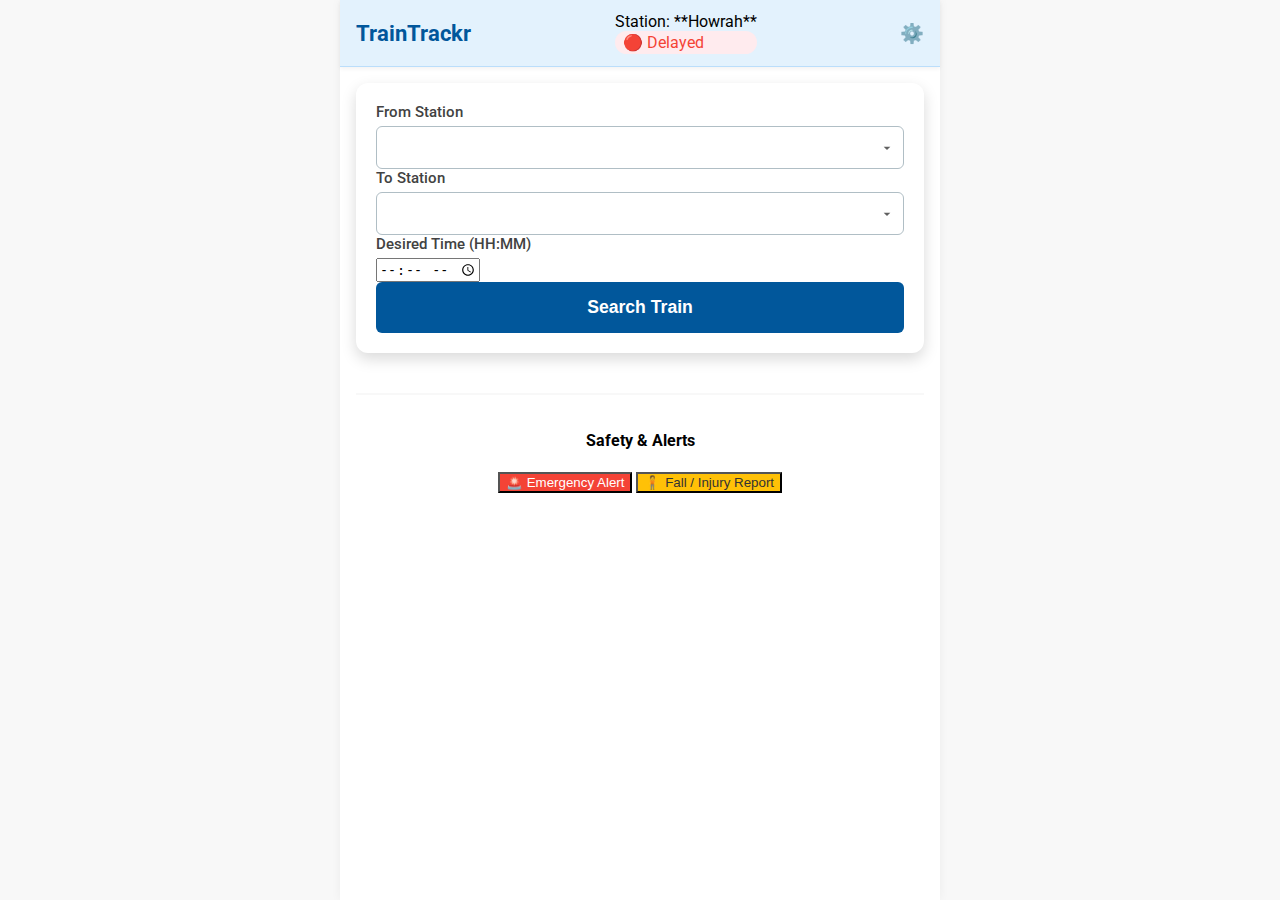
<file: gui/dashboard.html>
<!DOCTYPE html>
<html lang="en">
<head>
    <meta charset="UTF-8">
    <meta name="viewport" content="width=device-width, initial-scale=1.0">
    <title>TrainTrackr - Live Dashboard</title>
    <link rel="stylesheet" href="style.css">
    <link href="https://fonts.googleapis.com/css2?family=Roboto:wght@300;400;500;700&display=swap" rel="stylesheet">
</head>
<body>
    <div id="app">
        <header id="navbar" class="navbar">
            <a href="index.html" class="navbar-home-link">
                <h1 id="app-title">TrainTrackr</h1>
            </a>
            <div class="status-section">
                <span id="current-station" class="current-station">Station: **Howrah**</span>
                <div id="overall-status-dot" class="status-dot status-red">
                    🔴 Delayed
                </div>
            </div>
            <a href="profile.html" class="profile-button">⚙️</a>
        </header>

        <main>
            <div id="home-screen">
                <form id="search-form">
                    <div class="input-group">
                        <label for="from-station">From Station</label>
                        <select id="from-station"></select>
                    </div>
                    
                    <div class="input-group">
                        <label for="to-station">To Station</label>
                        <select id="to-station"></select>
                    </div>
                    
                    <div class="input-group">
                        <label for="desired-time-input">Desired Time (HH:MM)</label>
                        <input type="time" id="desired-time-input" required>
                    </div>
                    
                    <button type="submit" id="search-button">Search Train</button>
                </form>

                <div id="results-container"></div>

                <div class="controls-section">
                    <h4>Safety & Alerts</h4>
                    <div class="button-group">
                        <button class="emergency-button" onclick="alert('🚨 Emergency Alert Activated!')">
                            🚨 Emergency Alert
                        </button>
                        <button class="report-button" onclick="alert('🧍 Fall / Injury Report Submitted.')">
                            🧍 Fall / Injury Report
                        </button>
                    </div>
                </div>
            </div>
        </main>
    </div>

    <script src="script.js"></script>
</body>
</html>
</file>
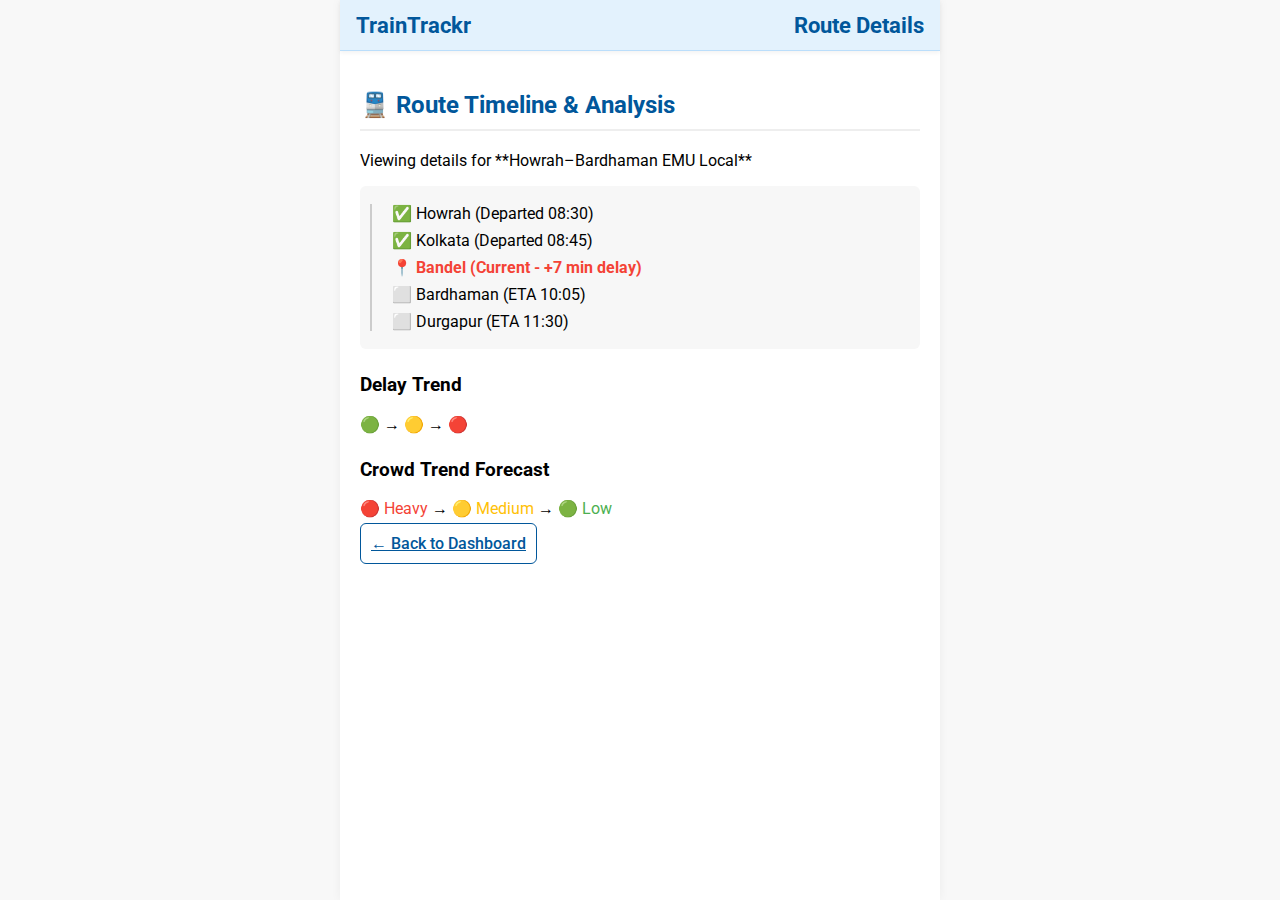
<file: gui/details.html>
<!DOCTYPE html>
<html lang="en">
<head>
    <meta charset="UTF-8">
    <meta name="viewport" content="width=device-width, initial-scale=1.0">
    <title>Route Details</title>
    <link rel="stylesheet" href="style.css">
</head>
<body>
    <div id="app">
        <header class="navbar">
            <a href="index.html" class="navbar-home-link">
                <h1 id="app-title">TrainTrackr</h1>
            </a>
            <h2 style="font-size: 1.4em; color: var(--color-primary); margin: 0 0 0 -150px;">Route Details</h2>
        </header>
        <main class="simple-page">
            <h2>🚆 Route Timeline & Analysis</h2>
            <p>Viewing details for **Howrah–Bardhaman EMU Local**</p>
            <div class="route-timeline">
                <div class="timeline-content">
                    <p>✅ Howrah (Departed 08:30)</p>
                    <p>✅ Kolkata (Departed 08:45)</p>
                    <p class="timeline-current">📍 Bandel (Current - +7 min delay)</p>
                    <p>⬜ Bardhaman (ETA 10:05)</p>
                    <p>⬜ Durgapur (ETA 11:30)</p>
                </div>
            </div>

            <h3 style="margin-top: 25px;">Delay Trend</h3>
            <p class="delay-trend-visual">🟢 → 🟡 → 🔴</p> 

            <h3 style="margin-top: 25px;">Crowd Trend Forecast</h3>
            <p class="crowd-trend-visual"><span class="text-red">🔴 Heavy</span> → <span class="text-yellow">🟡 Medium</span> → <span class="text-green">🟢 Low</span></p>
            
            <a href="dashboard.html" class="details-button back-button" style="margin-top: 30px;">← Back to Dashboard</a>
        </main>
    </div>
</body>
</html>
</file>
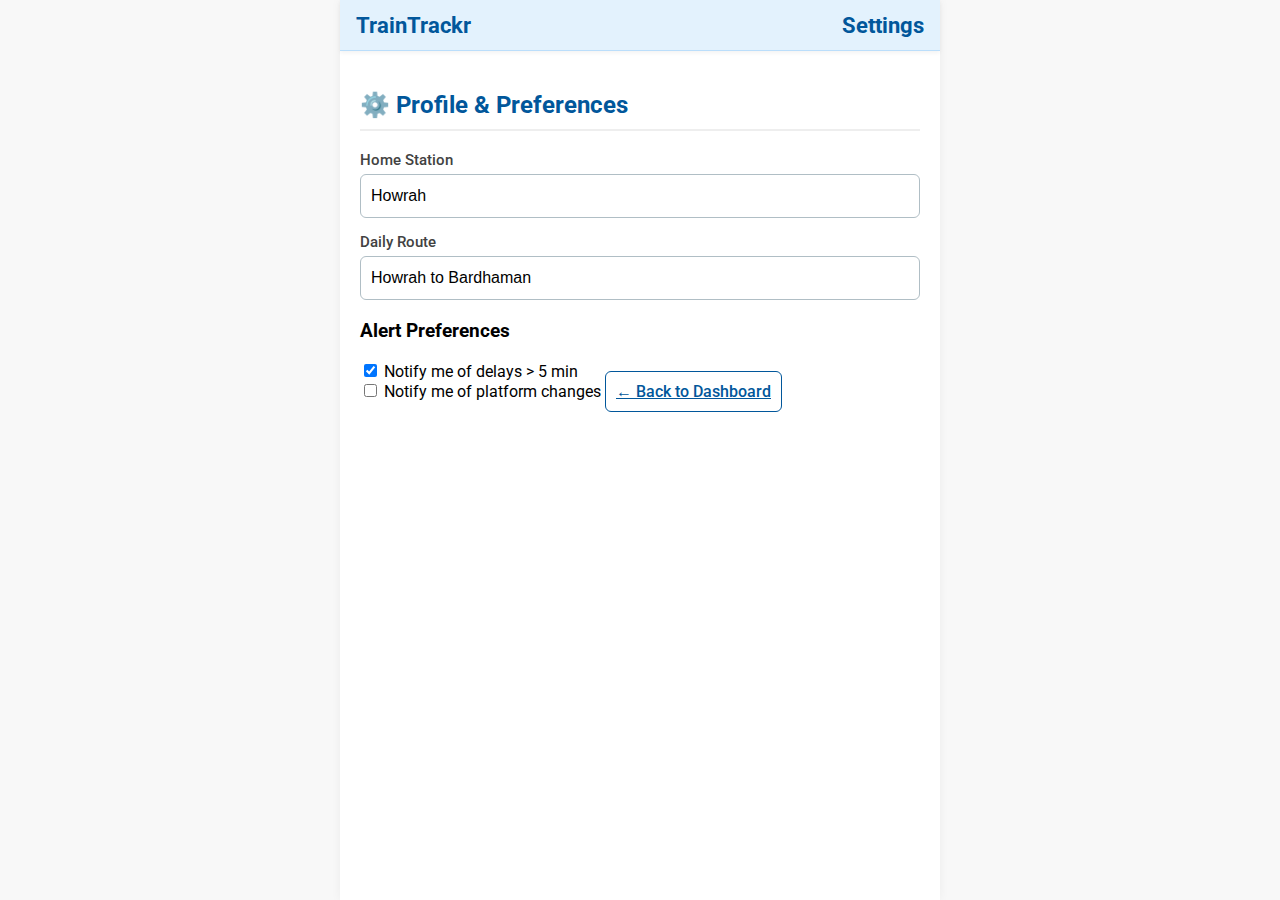
<file: gui/profile.html>
<!DOCTYPE html>
<html lang="en">
<head>
    <meta charset="UTF-8">
    <meta name="viewport" content="width=device-width, initial-scale=1.0">
    <title>Profile & Settings</title>
    <link rel="stylesheet" href="style.css">
</head>
<body>
    <div id="app">
        <header class="navbar">
            <a href="index.html" class="navbar-home-link">
                <h1 id="app-title">TrainTrackr</h1>
            </a>
            <h2 style="font-size: 1.4em; color: var(--color-primary); margin: 0 0 0 -150px;">Settings</h2>
        </header>
        <main class="simple-page">
            <h2>⚙️ Profile & Preferences</h2>
            <div class="input-group">
                <label>Home Station</label>
                <input type="text" value="Howrah">
            </div>
            <div class="input-group" style="margin-top: 15px;">
                <label>Daily Route</label>
                <input type="text" value="Howrah to Bardhaman">
            </div>
            
            <h3 style="margin-top: 20px;">Alert Preferences</h3>
            <label><input type="checkbox" checked> Notify me of delays > 5 min</label><br>
            <label><input type="checkbox"> Notify me of platform changes</label>

            <a href="dashboard.html" class="details-button back-button" style="margin-top: 30px;">← Back to Dashboard</a>
        </main>
    </div>
</body>
</html>
</file>
<file: gui/style.css>
@import url('https://fonts.googleapis.com/css2?family=Roboto:wght@300;400;500;700;900&display=swap');

:root {
    --color-primary: #01579B; 
    --color-background: #F8F8F8; 
    --signal-green: #4CAF50;
    --signal-yellow: #FFC107;
    --signal-red: #F44336;
    --color-light-blue: #E3F2FD;
}

* {
    box-sizing: border-box;
}

.navbar-home-link {
    text-decoration: none; 
    color: inherit; 
}

body {
    margin: 0;
    font-family: 'Roboto', sans-serif;
    background-color: var(--color-background);
}

#app {
    max-width: 600px;
    margin: 0 auto;
    min-height: 100vh;
    background-color: white;
    box-shadow: 0 0 10px rgba(0, 0, 0, 0.05);
    display: flex;
    flex-direction: column;
}

main {
    padding: 16px;
    flex-grow: 1;
}

.text-green { color: var(--signal-green); }
.text-yellow { color: var(--signal-yellow); }
.text-red { color: var(--signal-red); }

.landing-body {
    background: linear-gradient(135deg, #f0f8ff, var(--color-light-blue));
    display: flex;
    align-items: center;
    justify-content: center;
    min-height: 100vh;
}

#start-screen {
    padding: 30px;
    width: 100%;
    max-width: 500px;
    background: white; 
    border-radius: 12px;
    box-shadow: 0 15px 30px rgba(0, 0, 0, 0.2); 
    text-align: center;
}

.landing-title {
    font-size: 3.5em; 
    font-weight: 900;
    color: var(--color-primary);
    margin: 0 0 5px 0;
    text-shadow: 2px 2px 4px rgba(0, 0, 0, 0.1);
}

.landing-tagline {
    font-size: 1.4em;
    color: #424242;
    margin-bottom: 40px;
    font-weight: 500;
}

.feature-cards {
    display: grid;
    grid-template-columns: 1fr; 
    gap: 15px;
    margin-bottom: 40px;
}

.feature-card {
    background-color: #ffffff;
    padding: 18px;
    border-radius: 10px;
    border: 1px solid #e0e0e0;
    box-shadow: 0 5px 15px rgba(0, 0, 0, 0.1);
    transition: transform 0.2s;
    text-align: left;
}
.feature-card:hover {
    transform: translateY(-3px);
    box-shadow: 0 8px 20px rgba(0, 0, 0, 0.15);
}

.feature-card h3 {
    color: var(--color-primary);
    margin-top: 0;
    border-bottom: 2px solid #EEE;
    padding-bottom: 5px;
}

.start-button {
    display: inline-block;
    padding: 18px 40px;
    background-color: var(--signal-green);
    color: white;
    border: none;
    border-radius: 8px;
    font-size: 1.3em;
    font-weight: 700;
    text-decoration: none;
    cursor: pointer;
    box-shadow: 0 6px 12px rgba(76, 175, 80, 0.5);
    transition: all 0.2s;
}

.start-button:hover {
    background-color: #43A047;
    transform: translateY(-2px);
}

.modal-overlay {
    position: fixed;
    top: 0;
    left: 0;
    width: 100%;
    height: 100%;
    background-color: rgba(0, 0, 0, 0.7);
    display: flex;
    align-items: center;
    justify-content: center;
    z-index: 1000;
}

.modal-content {
    background: white;
    padding: 30px;
    border-radius: 10px;
    width: 90%;
    max-width: 400px;
    position: relative;
    box-shadow: 0 10px 25px rgba(0, 0, 0, 0.4);
}

.close-button {
    position: absolute;
    top: 10px;
    right: 15px;
    font-size: 24px;
    font-weight: 300;
    cursor: pointer;
    color: #616161;
}

#auth-title {
    color: var(--color-primary);
    margin-top: 0;
    margin-bottom: 20px;
    font-size: 1.5em;
    text-align: center;
}

#auth-form input {
    width: 100%;
    padding: 12px;
    margin-bottom: 15px;
    border: 1px solid #ccc;
    border-radius: 6px;
    font-size: 1em;
}

#main-auth-button {
    width: 100%;
    padding: 12px;
    background-color: var(--color-primary);
    color: white;
    border: none;
    border-radius: 6px;
    font-size: 1.1em;
    font-weight: 500;
    cursor: pointer;
    transition: background-color 0.2s;
}
#main-auth-button:hover {
    background-color: #0277BD;
}

.google-signin-button {
    width: 100%;
    padding: 12px;
    background-color: white;
    color: #333;
    border: 1px solid #dadce0;
    border-radius: 6px;
    font-size: 1.1em;
    font-weight: 500;
    cursor: pointer;
    display: flex;
    align-items: center;
    justify-content: center;
    margin-bottom: 15px;
}

.divider {
    text-align: center;
    margin: 15px 0;
    font-size: 0.9em;
    color: #999;
}

.toggle-auth-link {
    text-align: center;
    font-size: 0.9em;
}

.toggle-auth-link a {
    color: var(--color-primary);
    text-decoration: none;
    font-weight: 500;
}

.hidden { display: none !important; }

.navbar {
    display: flex; justify-content: space-between; align-items: center; padding: 12px 16px;
    background-color: var(--color-light-blue);
    border-bottom: 1px solid #BBDEFB; box-shadow: 0 2px 4px rgba(0, 0, 0, 0.05);
}

.navbar h1 { font-size: 1.4em; font-weight: 700; color: var(--color-primary); margin: 0; }
.status-dot { padding: 2px 8px; border-radius: 12px; }
.status-green { background-color: #E8F5E9; color: var(--signal-green); }
.status-red { background-color: #FFEBEE; color: var(--signal-red); }

.profile-button {
    background: none; border: none; font-size: 1.2em; cursor: pointer; color: #616161; text-decoration: none;
}

#search-form {
    background-color: white; padding: 20px; border-radius: 12px; box-shadow: 0 6px 15px rgba(0, 0, 0, 0.15); margin-bottom: 20px;
}

.input-group label { display: block; font-weight: 500; color: #424242; margin-bottom: 5px; font-size: 0.95em; }

.input-group select, 
.input-group input[type="text"],
.input-group input[type="datetime-local"] { 
    width: 100%; padding: 12px 10px; border: 1px solid #B0BEC5; border-radius: 6px; font-size: 1em; 
}
.input-group select { appearance: none; background: white url("data:image/svg+xml;utf8,<svg fill='%23616161' height='24' viewBox='0 0 24 24' width='24' xmlns='http://www.w3.org/2000/svg'><path d='M7 10l5 5 5-5z'/><path d='M0 0h24v24H0z' fill='none'/></svg>") no-repeat right 8px center; background-size: 16px; }

#search-button { width: 100%; padding: 15px; background-color: var(--color-primary); color: white; border: none; border-radius: 6px; font-size: 1.1em; font-weight: 700; cursor: pointer; display: flex; align-items: center; justify-content: center; }

.train-card {
    background-color: white; border-radius: 8px; box-shadow: 0 4px 12px rgba(0, 0, 0, 0.1); padding: 18px; margin-bottom: 20px; border-left: 5px solid var(--color-primary);
}

.delay-status { font-size: 1.3em; font-weight: 700; padding: 2px 0; }
.crowd-indicator { padding-top: 10px; border-top: 1px solid #EEEEEE; display: flex; justify-content: space-between; }
.details-button { width: 100%; padding: 10px; margin-top: 15px; background-color: transparent; color: var(--color-primary); border: 1px solid var(--color-primary); border-radius: 6px; cursor: pointer; font-weight: 500; transition: background-color 0.2s; }

.controls-section { margin-top: 40px; padding: 15px; border-top: 2px solid var(--color-background); text-align: center; }
.emergency-button { background-color: var(--signal-red); color: white; }
.report-button { background-color: var(--signal-yellow); color: #333; }

.placeholder {
    text-align: center; padding: 40px 20px; margin-top: 50px; background-color: white; border-radius: 8px; box-shadow: 0 2px 4px rgba(0, 0, 0, 0.05);
}

.simple-page { padding: 20px; }
.simple-page h2 { color: var(--color-primary); border-bottom: 2px solid #eee; padding-bottom: 10px; }
.route-timeline { margin-top: 15px; padding: 10px; background-color: #f7f7f7; border-radius: 6px; }
.timeline-content { border-left: 2px solid #ccc; padding-left: 20px; }
.timeline-content p { margin: 8px 0; }
.timeline-current { color: var(--signal-red); font-weight: bold; }
.back-link { display: block; margin-top: 30px; text-decoration: none; color: #616161; }
</file>
